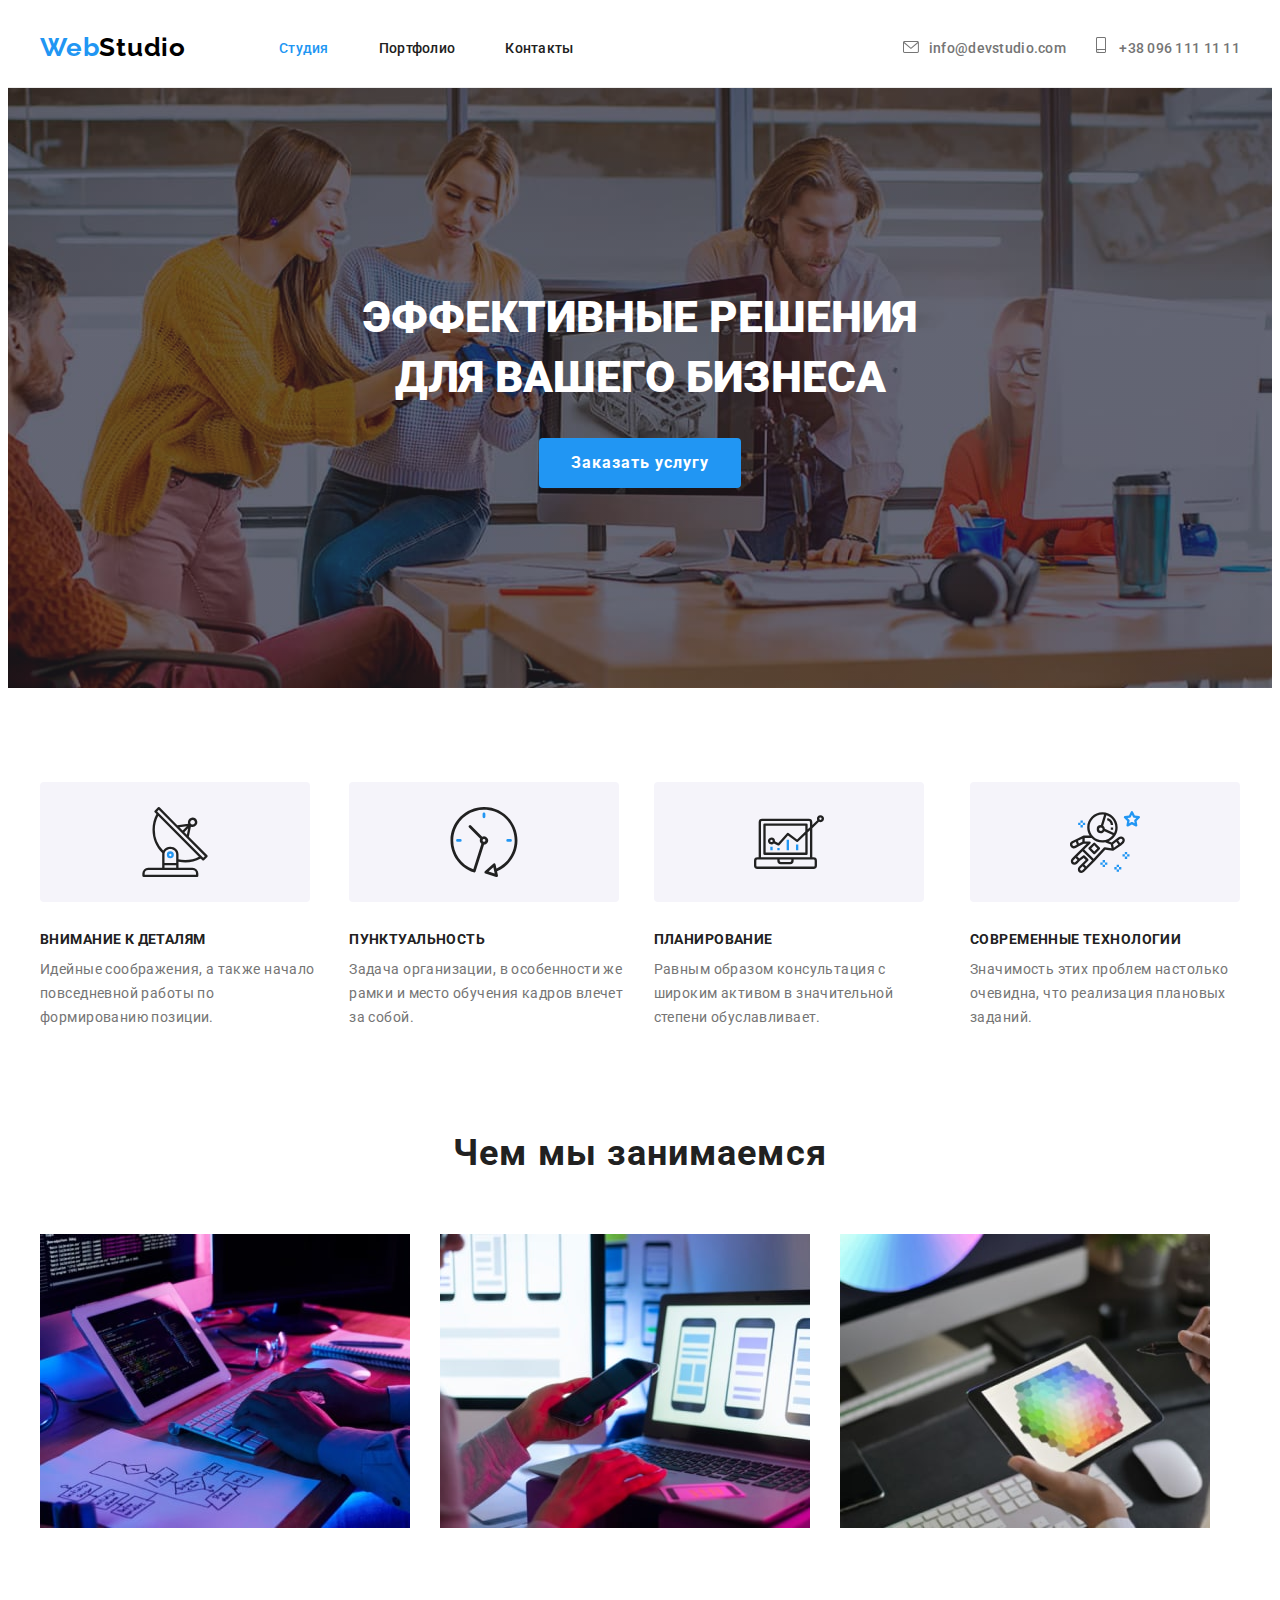
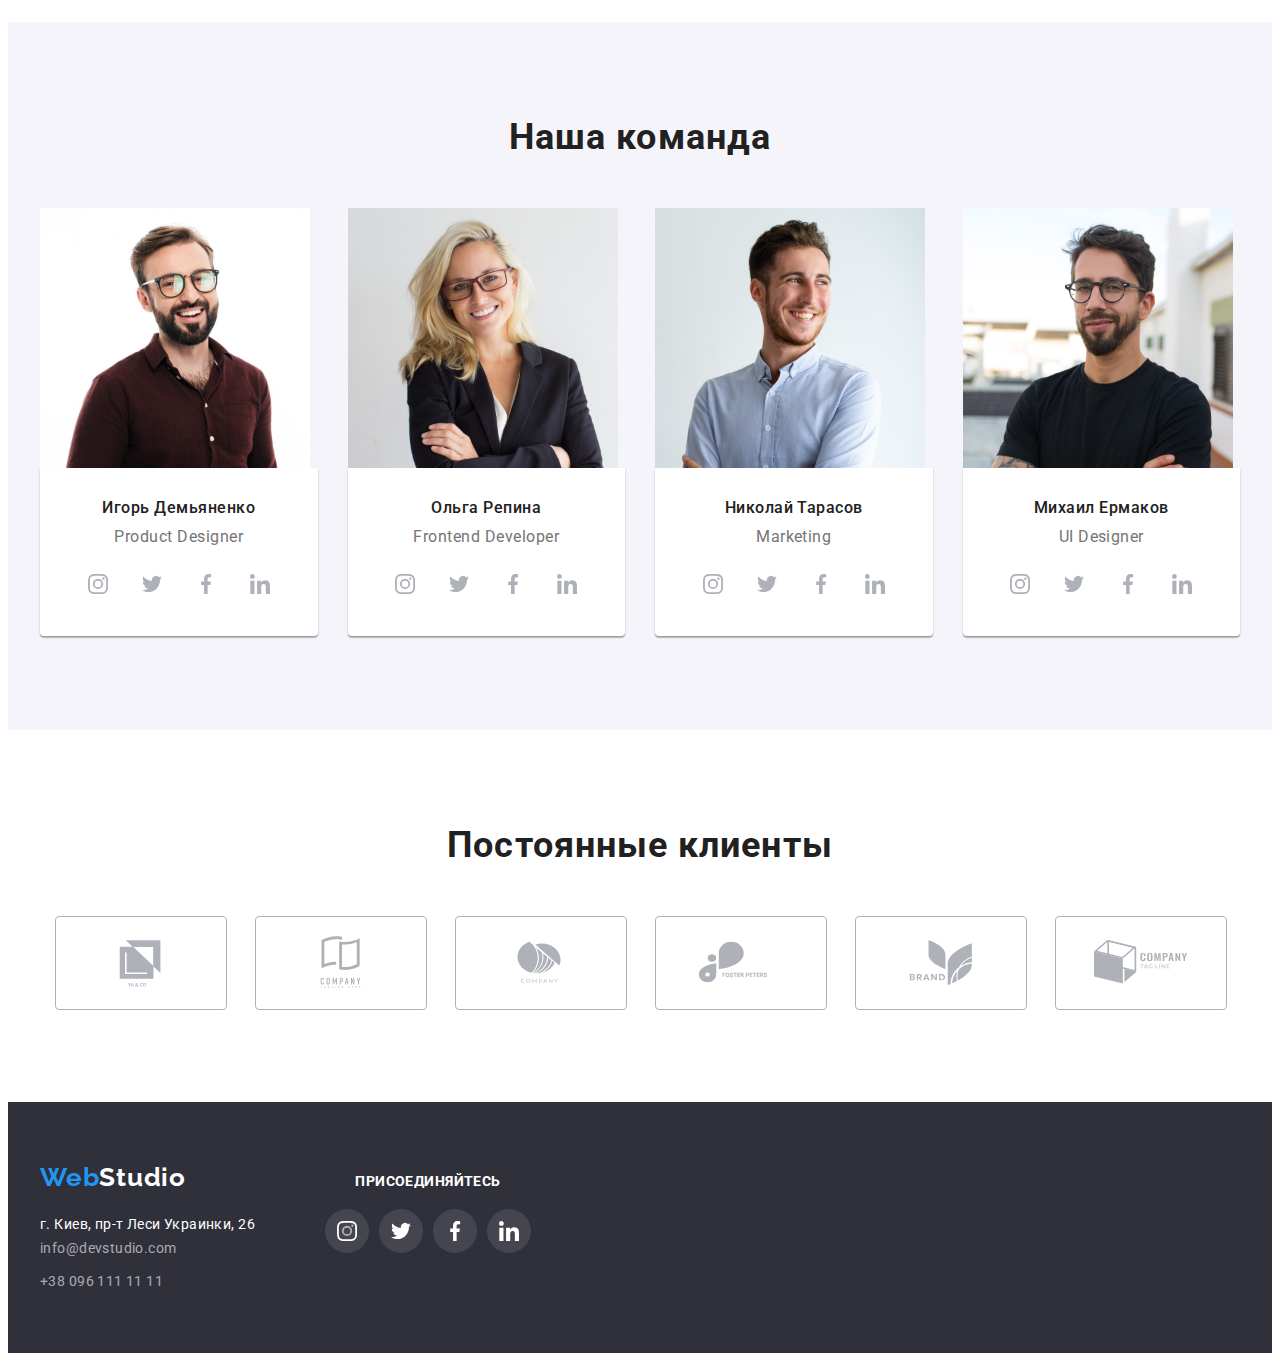
<file: index.html>
<!DOCTYPE html>
<html lang="ru">
<head>
    <meta charset="UTF-8">
    <meta http-equiv="X-UA-Compatible" content="IE=edge">
    <meta name="viewport" content="width=device-width, initial-scale=1.0">
    <title>https://marykotliar.github.io/goit-markup-hw-01/</title>
    <link rel="stylesheet" href="https://cdnjs.cloudflare.com/ajax/libs/modern-normalize/1.1.0/modern-normalize.min.css"
        integrity="sha512-wpPYUAdjBVSE4KJnH1VR1HeZfpl1ub8YT/NKx4PuQ5NmX2tKuGu6U/JRp5y+Y8XG2tV+wKQpNHVUX03MfMFn9Q=="
        crossorigin="anonymous" referrerpolicy="no-referrer" />
    <link rel="stylesheet" href="./css/styles.css">
    <link rel="preconnect" href="https://fonts.googleapis.com">
    <link rel="preconnect" href="https://fonts.gstatic.com" crossorigin>
    <link href="https://fonts.googleapis.com/css2?family=Raleway:wght@700&family=Roboto:wght@400;500;700;900&display=swap"
        rel="stylesheet">
</head>
<body>
<Header class="header">
    <div class="container">
    <nav class="header-nav">
        <a class="header-logo link" href=""><span class="span-web">Web</span>Studio</a>
        <ul class="header-list list">
        <li class="header-item"><a class="header-link link current" href="./index.html">Студия</a></li>
        <li class="header-item"><a class="header-link link" href="./portfolio.html">Портфолио</a></li>
        <li class="header-item"><a class="header-link link" href="">Контакты</a></li>
        </ul>
    </nav>

    <ul class="header-contact list">
        
        <li class="header-contact-item link">
            
            <a class="contact-link link" href="mailto:info@devstudio.com"><svg class="header-icon" width="16px" height="12px">
                <use href="./symbol-defs.svg#icon-envelope">
                </use>
            </svg>info@devstudio.com</a>
        </li>
        
        <li class="header-contact-item link">
            
            <a class="contact-link link"  href="tel.:+380961111111"><svg class="header-icon" width="10px" height="16px">
                <use href="./symbol-defs.svg#icon-smartphone">
                </use>
            </svg> +38 096 111 11 11</a>
        </li>
    </ul>
    </div>
</Header>
<main>
    <section class="hero">
        <div class="container">
        <h1 class="hero-title">Эффективные решения <br> для вашего бизнеса</h1>
        <button class="hero-btn" type="button">Заказать услугу</button>
        </div>
    </section>
    
    <section class="advantages">
        <div class="container">
        <h2 class="visually-hidden">Наши сильные стороны</h2>
        <ul class="advantages-list list">
            <li class="advantages-item">
                <div class="icons-advantages"> <svg class="icons-advantages-link" height="70px" width="70px">
                        <use href="./symbol-defs.svg#icon-antenna-1">
                        </use>
                    </svg> </div>
                <h3 class="advantages-title">Внимание к деталям</h3>
                <p class="advantages-text">Идейные соображения, а также начало повседневной работы по формированию позиции.</p>
            </li>
            <li class="advantages-item">
                <div class="icons-advantages"><svg class="icons-advantages-link" height="70px" width="70px">
                        <use href="./symbol-defs.svg#icon-clock-1">
                        </use>
                    </svg>
                </div>
                <h3 class="advantages-title">Пунктуальность</h3>
                <p class="advantages-text">Задача организации, в особенности же рамки и место обучения кадров влечет за собой.</p>
            </li>
            <li class="advantages-item">
                <div class="icons-advantages"><svg class="icons-advantages-link" height="70px" width="70px">
                        <use href="./symbol-defs.svg#icon-diagram-1">
                        </use>
                    </svg>
                </div>
                <h3 class="advantages-title">Планирование</h3>
                <p class="advantages-text">Равным образом консультация с широким активом в значительной степени обуславливает.</p>
                
            </li>
            <li class="advantages-item">
                <div class="icons-advantages"><svg class="icons-advantages-link" height="70px" width="70px">
                        <use href="./symbol-defs.svg#icon-astronaut-1">
                        </use>
                    </svg>
                </div>
                <h3 class="advantages-title">Современные технологии</h3>
                <p class="advantages-text">Значимость этих проблем настолько очевидна, что реализация плановых заданий.</p>
            </li>
        </ul>
        </div>
    </section>
    <section class="about">
        <div class="container">
        <h2 class="about-title">Чем мы занимаемся</h2>
        <ul class="about-list list">
            <li class="about-item"><img src="./image/img-min.jpg" alt="Программирование" width="370"></li>
            <li class="about-item"><img src="./image/img1-min.jpg" alt="Программирование приложений для смартфона" width="370"></li>
            <li class="about-item"><img src="./image/img2-min.jpg" alt="Работа с цветом" width="370"></li>
        </ul>
        </div>
    </section>
    <section class="team">
        <div class="container">
        <h2 class="team-title">Наша команда</h2>
        <ul class="team-list list">
            <li class="team-item">
                <img src="./image/img-minn.jpg" alt="Игорь Демьяненко" width="270">
                <div class="team-content">
                    <h3 class="team-item-title">Игорь Демьяненко</h3>
                    <p  class="team-item-text" lang="en">Product Designer</p>
                    <ul class="team-soc-list list">
                        <li class="team-soc-item"><a class="team-soc-link link" href="">
                            <svg class="team-soc-icon" height="20px" width="20px">
                                <use href="./symbol-defs.svg#icon-instagram-2">
                                </use>
                            </svg>
                        </a></li>
                        <li class="team-soc-item"><a class="team-soc-link link" href="">
                            <svg class="team-soc-icon" height="20px" width="20px">
                                <use href="./symbol-defs.svg#icon-twitter-1">
                                </use>
                            </svg>
                        </a></li>
                        <li class="team-soc-item"><a class="team-soc-link link" href="">
                            <svg class="team-soc-icon" height="20px" width="20px">
                                <use href="./symbol-defs.svg#icon-facebook-1">
                                </use>
                            </svg>
                        </a></li>
                        <li class="team-soc-item"><a class="team-soc-link link" href="">
                            <svg class="team-soc-icon" height="20px" width="20px">
                                <use href="./symbol-defs.svg#icon-linkedin-1">
                                </use>
                            </svg>
                        </a></li>
                    </ul>
            
                </div>
            </li>
            <li class="team-item">
                <img src="./image/img(1)-min.jpg" alt="Ольга Репина" width="270">
                <div class="team-content">
                    <h3 class="team-item-title">Ольга Репина</h3>
                    <p class="team-item-text" lang="en">Frontend Developer</p>
                    <ul class="team-soc-list list">
                        <li class="team-soc-item"><a class="team-soc-link link" href="">
                                <svg class="team-soc-icon" height="20px" width="20px">
                                    <use href="./symbol-defs.svg#icon-instagram-2">
                                    </use>
                                </svg>
                            </a></li>
                        <li class="team-soc-item"><a class="team-soc-link link" href="">
                                <svg class="team-soc-icon" height="20px" width="20px">
                                    <use href="./symbol-defs.svg#icon-twitter-1">
                                    </use>
                                </svg>
                            </a></li>
                        <li class="team-soc-item"><a class="team-soc-link link" href="">
                                <svg class="team-soc-icon" height="20px" width="20px">
                                    <use href="./symbol-defs.svg#icon-facebook-1">
                                    </use>
                                </svg>
                            </a></li>
                        <li class="team-soc-item"><a class="team-soc-link link" href="">
                                <svg class="team-soc-icon" height="20px" width="20px">
                                    <use href="./symbol-defs.svg#icon-linkedin-1">
                                    </use>
                                </svg>
                            </a></li>
                    </ul>
                </div>
            </li>
            <li class="team-item">
                <img src="./image/img(2)-min.jpg" alt="Николай Тарасов" width="270">
                <div class="team-content">
                    <h3 class="team-item-title">Николай Тарасов</h3>
                    <p  class="team-item-text" lang="en">Marketing</p>
                    <ul class="team-soc-list list">
                        <li class="team-soc-item"><a class="team-soc-link link" href="">
                                <svg class="team-soc-icon" height="20px" width="20px">
                                    <use href="./symbol-defs.svg#icon-instagram-2">
                                    </use>
                                </svg>
                            </a></li>
                        <li class="team-soc-item"><a class="team-soc-link link" href="">
                                <svg class="team-soc-icon" height="20px" width="20px">
                                    <use href="./symbol-defs.svg#icon-twitter-1">
                                    </use>
                                </svg>
                            </a></li>
                        <li class="team-soc-item"><a class="team-soc-link link" href="">
                                <svg class="team-soc-icon" height="20px" width="20px">
                                    <use href="./symbol-defs.svg#icon-facebook-1">
                                    </use>
                                </svg>
                            </a></li>
                        <li class="team-soc-item"><a class="team-soc-link link" href="">
                                <svg class="team-soc-icon" height="20px" width="20px">
                                    <use href="./symbol-defs.svg#icon-linkedin-1">
                                    </use>
                                </svg>
                            </a></li>
                    </ul>
                    </div>
            </li>
            <li class="team-item">
                <img src="./image/img3-min.jpg" alt="Михаил Ермаков" width="270">
                <div class="team-content">
                    <h3 class="team-item-title">Михаил Ермаков</h3>
                    <p class="team-item-text" lang="en">UI Designer</p>
                    <ul class="team-soc-list list">
                        <li class="team-soc-item"><a class="team-soc-link link" href="">
                                <svg class="team-soc-icon" height="20px" width="20px">
                                    <use href="./symbol-defs.svg#icon-instagram-2">
                                    </use>
                                </svg>
                            </a></li>
                        <li class="team-soc-item"><a class="team-soc-link link" href="">
                                <svg class="team-soc-icon" height="20px" width="20px">
                                    <use href="./symbol-defs.svg#icon-twitter-1">
                                    </use>
                                </svg>
                            </a></li>
                        <li class="team-soc-item"><a class="team-soc-link link" href="">
                                <svg class="team-soc-icon" height="20px" width="20px">
                                    <use href="./symbol-defs.svg#icon-facebook-1">
                                    </use>
                                </svg>
                            </a></li>
                        <li class="team-soc-item"><a class="team-soc-link link" href="">
                                <svg class="team-soc-icon" height="20px" width="20px">
                                    <use href="./symbol-defs.svg#icon-linkedin-1">
                                    </use>
                                </svg>
                            </a></li>
                    </ul>
                </div>
            </li>
            
        </ul>
        </div>
    </section>
    <section class="clients">
        <div class="container">
            <h2 class="clients-title">Постоянные клиенты</h2>
            <ul class="clients-list list ">
                <li class="clients-item">
                    <a class="clients-link link" href="">
                        <svg class="clients-icon"width="106px" height="60px">
                        <use href="./symbol-defs.svg#icon-Logo"> </use>
                        </svg>
                    </a> 
                </li>
                <li class="clients-item">
                    <a class="clients-link link" href="">
                        <svg class="clients-icon" width="106px" height="60px">
                        <use href="./symbol-defs.svg#icon-Logo-5-1"> </use>
                        </svg>
                    </a>
                </li>
                <li class="clients-item">
                    <a class="clients-link link" href="">
                        <svg class="clients-icon" width="106px" height="60px">
                            <use href="./symbol-defs.svg#icon-Logo-1"> </use>
                        </svg>
                    </a>
                </li>
                <li class="clients-item">
                    <a class="clients-link link" href="">
                        <svg class="clients-icon" width="106px" height="60px">
                            <use href="./symbol-defs.svg#icon-Logo-2"> </use>
                        </svg>
                    </a>
                </li>
                <li class="clients-item">
                    <a class="clients-link link" href="">
                    <svg class="clients-icon" width="106px" height="60px">
                        <use href="./symbol-defs.svg#icon-Logo-3"> </use>
                    </svg>
                    </a>
                </li>
                <li class="clients-item">
                    <a class="clients-link link" href="">
                        <svg class="clients-icon" width="106px" height="60px">
                            <use href="./symbol-defs.svg#icon-Logo-4""> </use>
                        </svg>
                    </a>
                </li>
            </ul>
        </div>
    </section>
</main>
<footer class="footer">
    <div class="container">
        <div class="footer-contact">
            <a class="footer-logo link" href=""><span class="span-web">Web</span>Studio</a>
                <address class="footer-address">
                    <p> г. Киев, пр-т Леси Украинки, 26 <br></p>
                    <ul class="footer-contact list">
                    <li class="footer-mail"><a class="mail-link link" href="mailto:info@devstudio.com">info@devstudio.com</a> <br></li>
                    <li class="footer-tel"><a class="tel-link link" href="tel.:+380961111111"> +38 096 111 11 11</a></li>
                    </ul>
                </address>
        </div>
        <div class="footer-soc">
            <p class="footer-text">присоединяйтесь</p>
            <ul class="footer-soc-list list">
                <li class="footer-soc-item"><a class="footer-soc-link link" href="">
                        <svg class="footer-soc-icon" height="20px" width="20px">
                            <use href="./symbol-defs.svg#icon-instagram-2">
                            </use>
                        </svg>
                    </a></li>
                <li class="footer-soc-item"><a class="footer-soc-link link" href="">
                        <svg class="footer-soc-icon" height="20px" width="20px">
                            <use href="./symbol-defs.svg#icon-twitter-1">
                            </use>footer
                        </svg>
                    </a></li>
                <li class="footer-soc-item"><a class="footer-soc-link link" href="">
                        <svg class="footer-soc-icon" height="20px" width="20px">
                            <use href="./symbol-defs.svg#icon-facebook-1">
                            </use>footer
                        </svg>
                    </a></li>
                <li class="footer-soc-item"><a class="footer-soc-link link" href="">
                        <svg class="footer-soc-icon" height="20px" width="20px">
                            <use href="./symbol-defs.svg#icon-linkedin-1">
                            </use>
                        </svg>
                    </a></li>
            </ul>
        </div>
    </div>
</footer>
</body>
</html>
</file>
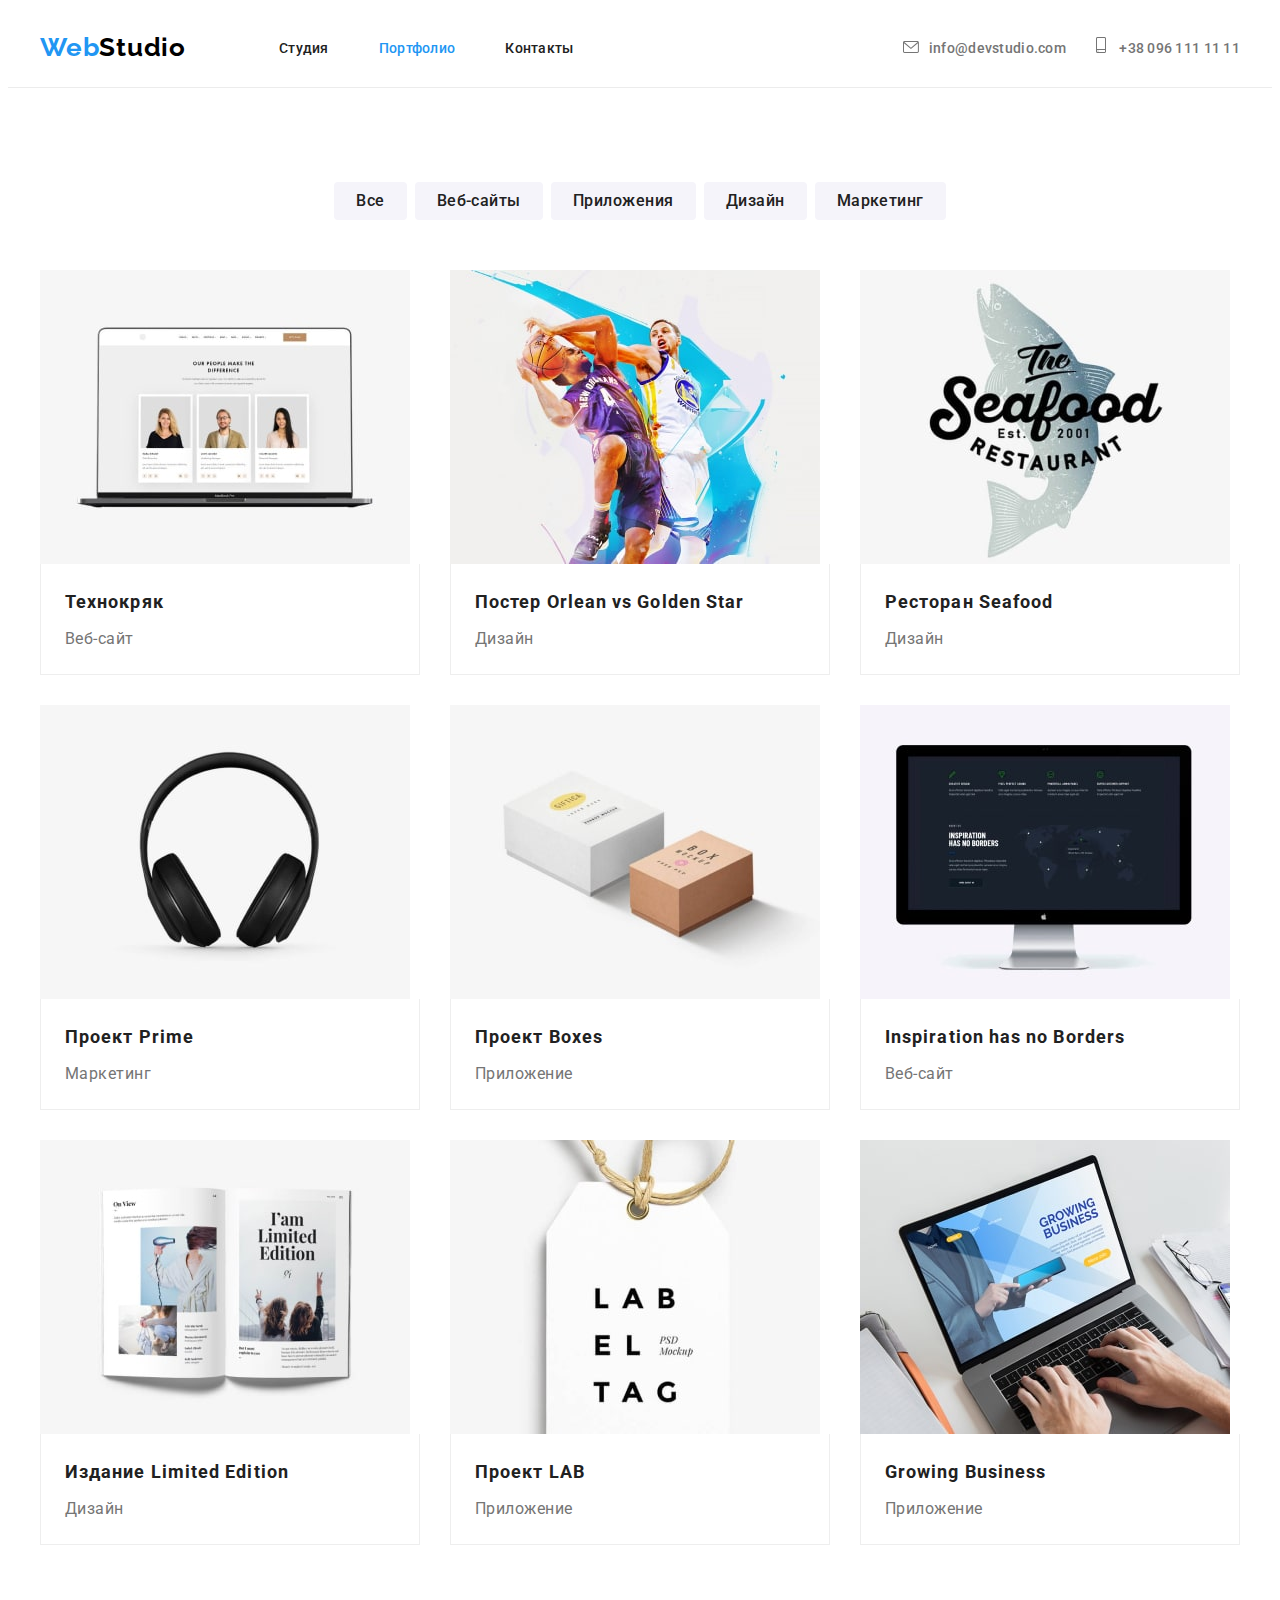
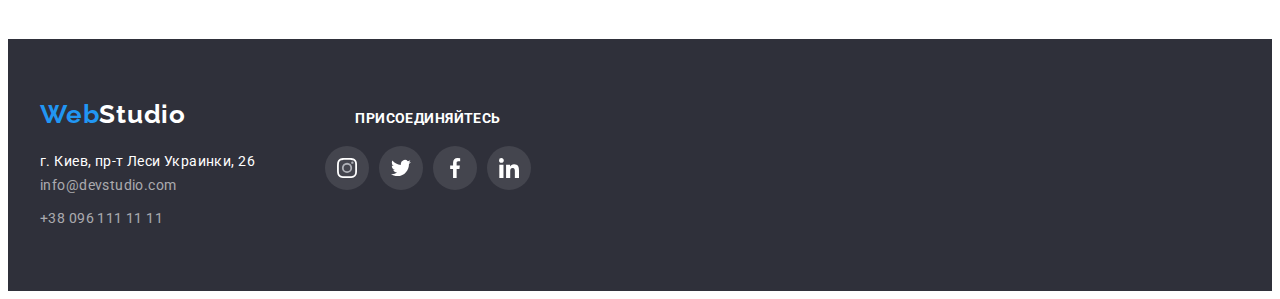
<file: portfolio.html>
<!DOCTYPE html>
<html lang="ru">
<head>
    <meta charset="UTF-8">
    <meta http-equiv="X-UA-Compatible" content="IE=edge">
    <meta name="viewport" content="width=device-width, initial-scale=1.0">
    <title>Document</title>
    <link rel="stylesheet" href="https://cdnjs.cloudflare.com/ajax/libs/modern-normalize/1.1.0/modern-normalize.min.css"
        integrity="sha512-wpPYUAdjBVSE4KJnH1VR1HeZfpl1ub8YT/NKx4PuQ5NmX2tKuGu6U/JRp5y+Y8XG2tV+wKQpNHVUX03MfMFn9Q=="
        crossorigin="anonymous" referrerpolicy="no-referrer" />
    <link rel="stylesheet" href="./css/styles.css">
    <link rel="preconnect" href="https://fonts.googleapis.com">
    <link rel="preconnect" href="https://fonts.gstatic.com" crossorigin>
    <link href="https://fonts.googleapis.com/css2?family=Raleway:wght@700&family=Roboto:wght@400;500;700;900&display=swap"
        rel="stylesheet">
</head>
<body>
<Header class="header">
    <div class="container">
    <nav class="header-nav">
        <a class="header-logo link" href=""><span class="span-web">Web</span>Studio</a>
        <ul class="header-list list">
            <li class="header-item"><a class="header-link link" href="./index.html">Студия</a></li>
            <li class="header-item"><a class="header-link link current" href="./portfolio.html">Портфолио</a></li>
            <li class="header-item"><a class="header-link link" href="">Контакты</a></li>
        </ul>
    </nav>

    <ul class="header-contact list">
    
        <li class="header-contact-item link">
    
            <a class="contact-link link" href="mailto:info@devstudio.com"><svg class="header-icon" width="16px"
                    height="12px">
                    <use href="./symbol-defs.svg#icon-envelope">
                    </use>
                </svg>info@devstudio.com</a>
        </li>
    
        <li class="header-contact-item link">
    
            <a class="contact-link link" href="tel.:+380961111111"><svg class="header-icon" width="10px" height="16px">
                    <use href="./symbol-defs.svg#icon-smartphone">
                    </use>
                </svg> +38 096 111 11 11</a>
        </li>
    </ul>
    </div>
</Header>
<main>
    <section class="portfolio">
        <div class="container">
        <H1 class="visually-hidden">Галерея фото</H1>
        <ul class="nav-list list">
                <li class="nav-item"><button class="portfolio-btn" type="button">Все</button></li>
                <li class="nav-item"><button class="portfolio-btn" type="button">Веб-сайты</button></li>
                <li class="nav-item"><button class="portfolio-btn" type="button">Приложения</button></li>
                <li class="nav-item"><button class="portfolio-btn" type="button">Дизайн</button></li>
                <li class="nav-item"><button class="portfolio-btn" type="button">Маркетинг</button></li>
        </ul>
        <ul class="portfolio-list list">
            <li class="portfolio-item"><a class="portfolio-link link" href="">
                <img src="./image/techno-min.jpg" alt="Веб-сайт" width="370">
                <div class="portfolio-content">
                    <h2 class="portfolio-title">Технокряк</h2>
                    <p class="potrfolio-text">Веб-сайт</p>
                </div>
            </a></li>
            <li class="portfolio-item"><a class="portfolio-link link" href=""> 
                <img src="./image/poster-min.jpg" alt="Баскетболисты с мячом" width="370">
                <div class="portfolio-content">
                    <h2 class="portfolio-title">Постер <span lang="en"> Orlean vs Golden Star </span></h2>
                    <p class="potrfolio-text">Дизайн</p>
                </div>
            </a> </li>
            <li class="portfolio-item"><a class="portfolio-link link" href="">
                <img src="./image/rest-min.jpg" alt="Лого ресторана" width="370">
                <div class="portfolio-content">
                    <h2 class="portfolio-title">Ресторан <span lang="en">Seafood</span></h2>
                    <p class="potrfolio-text">Дизайн</p>
                </div>
            </a></li>
            <li class="portfolio-item"><a class="portfolio-link link" href="">
                <img src="./image/prime-min.jpg" alt="Наушники" width="370">
                <div class="portfolio-content">
                    <h2 class="portfolio-title">Проект <span lang="en">Prime</span></h2>
                    <p class="potrfolio-text">Маркетинг</p>
                </div>
            </a></li>
            <li class="portfolio-item"><a class="portfolio-link link" href="">
                <img src="./image/boxes-min.jpg" alt="Коробки" width="370">
                <div class="portfolio-content">
                    <h2 class="portfolio-title">Проект <span lang="en">Boxes</span></h2>
                    <p class="potrfolio-text">Приложение</p>
                </div>
            </a></li>
            <li class="portfolio-item"><a class="portfolio-link link" href="">
                <img src="./image/inspirat-min.jpg" alt="Монитор" width="370">
                <div class="portfolio-content">
                    <h2 class="portfolio-title"><span lang="en">Inspiration has no Borders</span></h2>
                    <p class="potrfolio-text">Веб-сайт</p>
                </div>
            </a></li>
            <li class="portfolio-item"><a class="portfolio-link link" href="">
                <img src="./image/edit-min.jpg" alt="Разворот журнала" width="370">
                <div class="portfolio-content">
                    <h2 class="portfolio-title">Издание <span lang="en">Limited Edition</span></h2>
                    <p class="potrfolio-text">Дизайн</p>
                </div>
            </a></li>
            <li class="portfolio-item"><a class="portfolio-link link" href="">
                <img src="./image/lab-min.jpg" alt="Бирка" width="370">
                <div class="portfolio-content">
                    <h2 class="portfolio-title">Проект <span lang="en">LAB</span> </h2>
                    <p class="potrfolio-text">Приложение</p>
                </div>
            </a></li>
            <li class="portfolio-item"><a class="portfolio-link link" href="">
                <img src="./image/1-min.jpg" alt="Печатание на клавиатуре ноутбука" width="370">
                <div class="portfolio-content">
                    <h2 class="portfolio-title"> <span lang="en">Growing Business</span></h2>
                    <p class="potrfolio-text">Приложение</p>
                </div>
            </a></li>
        </ul>
        </div>
    </section>
</main>
<footer class="footer">
    <div class="container">
        <div class="footer-contact">
            <a class="footer-logo link" href=""><span class="span-web">Web</span>Studio</a>
            <address class="footer-address">
                <p> г. Киев, пр-т Леси Украинки, 26 <br></p>
                <ul class="footer-contact list">
                    <li class="footer-mail"><a class="mail-link link"
                            href="mailto:info@devstudio.com">info@devstudio.com</a> <br></li>
                    <li class="footer-tel"><a class="tel-link link" href="tel.:+380961111111"> +38 096 111 11 11</a>
                    </li>
                </ul>
            </address>
        </div>
        <div class="footer-soc">
            <p class="footer-text">присоединяйтесь</p>
            <ul class="footer-soc-list list">
                <li class="footer-soc-item"><a class="footer-soc-link link" href="">
                        <svg class="footer-soc-icon" height="20px" width="20px">
                            <use href="./symbol-defs.svg#icon-instagram-2">
                            </use>
                        </svg>
                    </a></li>
                <li class="footer-soc-item"><a class="footer-soc-link link" href="">
                        <svg class="footer-soc-icon" height="20px" width="20px">
                            <use href="./symbol-defs.svg#icon-twitter-1">
                            </use>footer
                        </svg>
                    </a></li>
                <li class="footer-soc-item"><a class="footer-soc-link link" href="">
                        <svg class="footer-soc-icon" height="20px" width="20px">
                            <use href="./symbol-defs.svg#icon-facebook-1">
                            </use>footer
                        </svg>
                    </a></li>
                <li class="footer-soc-item"><a class="footer-soc-link link" href="">
                        <svg class="footer-soc-icon" height="20px" width="20px">
                            <use href="./symbol-defs.svg#icon-linkedin-1">
                            </use>
                        </svg>
                    </a></li>
            </ul>
        </div>
    </div>
</footer>
</body>
</html>
</file>
<file: css/styles.css>
:root {
    --main-title-color:#212121;
    --second-title-color:#FFFFFF;
    --paragraph-color:#757575;
    --accent-colour:#2196F3;
    --second-background-color:#2F303A;
    --third-background-color:#F5F4FA; /*наша команда*/
    --main-background-color:#FFFFFF;
    
    
}
body {
    font-family: "Roboto", sans-serif;
    
}
.list {
    list-style: none;
}
.link {
    text-decoration: none;
}
.link.current {
    color: var(--accent-colour);
}

p,
h1,
h2,
h3,
h4,
h5,
h6 {
    margin: 0;
}

ul,ol {
    margin: 0;
    padding-left: 0;
}

img {
    display: block;
    max-width: 100%;
}
.container {
    width: 1200px;
    margin: 0 auto;
    padding-left: 15px;
    padding-right: 15px;
    /*outline: 1px solid red;*/
}
/*------------------------------HEADER--------------------------------*/

.header {
    background-color: var(--fourth-background-color);
    padding-top: 24px;
    padding-bottom: 24px;
    border-bottom: 1px solid #ECECEC;
}

.header .container {
    display: flex;
    align-items: center;
    justify-content: space-between;
}

.header-logo {
    font-family:"Raleway", sans-serif;
    font-weight:700;
    font-size: 26px;
    line-height: 1.19;
    letter-spacing: 0.03em;
    color: #000000;

    margin-right: 93px;
}

.header-item:not(:first-child) {
    margin-left: 50px;
}

.header-nav {
    display:flex;
    align-items: center;
}

.header-list {
    display: flex;
}
.header-contact {
    display: flex;
    
}

.span-web {
    color:var(--accent-colour)
}

.header-link {
    font-weight: 500;
    font-size: 14px;
    line-height: 1.14;
    letter-spacing: 0.02em;
    color: #212121;
    
}

.header-contact-item {
    display: flex;
    align-items: flex-end;
}

.header-link:hover, .header-link:focus {
    color:var(--accent-colour)
}

.contact-link {
    font-weight: 500;
    font-size: 14px;
    line-height: 1.14;
    letter-spacing: 0.02em;
    color: var(--paragraph-color);
    
    
}
.contact-link:hover, .contact-link:focus {
    color:var(--accent-colour)
}
.icon-contact {
    color: var(--paragraph-color)
}
.icon-contact:hover,
.icon-contact:focus {
    color: var(--accent-colour)
}

.header-contact-item:not(:first-child) {
    margin-left: 30px;
}
.header-icon {
    fill: currentColor;
    margin-right: 10px;
}



/* ------------------------"HERO----------------*/
.hero {
    background-color: #C4C4C4;
    padding-top: 200px;
    padding-bottom: 200px;
    margin: 0 auto;
    background-image: linear-gradient(
        rgba(47, 48, 58, 0.4),
        rgba(47, 48, 58, 0.4)
        ),
    url(../image/Img-hero\ \(1\).jpg);
    background-repeat: no-repeat;
    background-position: center;
    background-size: cover;
    /* flex-grow: 1; */
    max-width: 1600px;
}


.hero-title {
    font-weight: 900;
    font-size: 44px;
    line-height: 1.36;
    text-transform: uppercase;
    color:var(--second-title-color);
    text-align: center;
}
.hero-btn {
    font-family: inherit;
    font-weight: 700;
    font-size: 16px;
    line-height: 1.88;
    letter-spacing: 0.06em;
    color: #FFFFFF;
    background-color: var(--accent-colour);
    text-align: center;
    border: none;
    cursor: pointer;
    border-radius: 4px;

    margin: 0 auto;
    display: block;
    margin-top: 30px;
    padding: 10px 32px;
}

.hero-btn:hover, .hero-btn:focus{
    color: #FFFFFF;
    background-color: #188CE8;
}

/*------------------------ADVANTAGES-------------------------------*/
.visually-hidden {
    position: absolute;
    white-space: nowrap;
    width: 1px;
    height: 1px;
    overflow: hidden;
    border: 0;
    padding: 0;
    clip: rect(0 0 0 0);
    clip-path: inset(50%);
    margin: -1px;
}
.advantages {
    background-color: var(--main-background-color);
    padding-top: 94px;
}
.advantages-item:not(:first-child) {
    margin-left: 30px;
}
.advantages-item{
    min-width: 270px;
}

.advantages-title {
    font-size: 14px;
    font-weight: 700;
    line-height: 1.14;
    letter-spacing: 0.03em;
    text-transform: uppercase;
    color: var(--main-title-color);
}

.advantages-text {
    font-size: 14px;
    line-height: 1.71;
    letter-spacing: 0.03em;
    color: var(--paragraph-color);

    margin-top: 10px;
}

.advantages-list {
    display: flex;
    
}
.icons-advantages {
    display: flex;
    width: 270px;
    height: 120px;
    background: #F5F4FA;
    border-radius: 4px;
    margin-right: 30px;
    margin-bottom: 30px;
    justify-content: center;
    align-items: center;
}

.icons-advantages:last-child {
    margin-right: 0;
}




/* ----------------------------------------ABOUT--------------------------------*/
.about {
    background-color: var(--main-background-color);
    padding-top: 94px;
    padding-bottom: 94px;
}
.about-title {

    font-weight: 700;
    font-size: 36px;
    line-height: 1.67;
    text-align: center;
    letter-spacing: 0.03em;
    color: var(--main-title-color);
}
.about-list {
    display: flex;
    margin-top: 50px;
    margin-left: -30px;
}
.about-item {
    width: calc((100%-60px) / 3);
    margin-left: 30px;
}

/*--------------------------------------TEAM------------------------------------*/
.team {
    background-color: var(--third-background-color);
    padding-top: 94px;
    padding-bottom: 94px;
}
.team-item {
    background-color: var(--fourth-background-color);
}
.team-title {
    font-weight: 700;
    font-size: 36px;
    line-height: 1.17;
    text-align: center;
    letter-spacing: 0.03em;
    color: var(--main-title-color)
}


.team-item-title {
    font-weight: 500;
    font-size: 16px;
    line-height: 1.19;
    text-align: center;
    letter-spacing: 0.03em;
    color: var(--main-title-color);

}

.team-item-text {
    line-height: 1.19;
    text-align: center;
    letter-spacing: 0.03em;
    color: var(--paragraph-color);

    margin-top: 10px;
}

.team-list {
    display: flex;
    margin-top: 50px;
}

.team-item {
flex-basis: calc(100% / 3 - 30px);
border-radius: 0px 0px 4px 4px;

}
.team-item:not(:first-child) {
margin-left: 30px;
}

.team-content {
    padding-top: 30px;
    padding-bottom: 30px;

    background-color: var(--main-background-color);
    box-shadow:  0px 1px 3px rgba(0, 0, 0, 0.12), 0px 1px 1px rgba(0, 0, 0, 0.14),
                0px 2px 1px rgba(0, 0, 0, 0.2);
    border-radius: 0px 0px 4px 4px;
        }


.team-soc-list {
    display: flex;
    justify-content: center;
    margin-top: 16px;
}

.team-soc-item {
    width: 44px;
    height: 44px;
    margin-left: 10px;
    
    /* border-radius: 50%;
    display: flex;
    justify-content: center;
    align-items: center; */
    }


.team-soc-item:first-child{
    margin-left: 0;
}

.team-soc-link {
    width: 100%;
    height: 100%;
    border-radius: 50%;
    display: flex;
    align-items: center;
    justify-content: center;
    fill: #AFB1B8;
    background-color: var(--main-background-color);
}
.team-soc-link:hover,
.team-soc-link:focus{
    
    background-color: var(--accent-colour);
}
/* .team-soc-icon {
    fill: currentColor;
    
} */
.team-soc-link:hover .team-soc-icon,
.team-soc-link:focus .team-soc-icon {
    fill: var(--main-background-color);
}


/* ----------------------------CLENTS--------------------------------------------- */
.clients {
    padding-top: 94px;
    padding-bottom: 94px;
}


.clients-title {
    
    font-weight: 700;
    font-size: 36px;
    line-height: 1.167;
    text-align: center;
    letter-spacing: 0.03em;
    color: var(--main-title-color);
    text-align: center;
}

.clients-list {
    display: flex;
    justify-content: center;
    align-items: center;
    margin-top: 50px;
}

.clients-item {
    width: 170px;
    height: 92px;
    margin-left: 30px;
}
.clients-item:first-child {
    margin-left: 0;
}
.clients-link {
    width: 100%;
    height: 100%;
    border: 1px solid #AFB1B8;
    border-radius: 4px;
    display: flex;
    align-items: center;
    justify-content: center;
    fill: #AFB1B8;
    background-color: var(--main-background-color);
}
.clients-link:hover,
.clients-link:focus {
    border-color: var(--accent-colour);
    fill: var(--accent-colour);
}



/*----------------------------------------FOOTER---------------------------*/

.footer {
    background-color: var(--second-background-color);
    padding-top: 60px;
    padding-bottom: 60px;
}

.footer-logo {
    font-family: "Raleway", sans-serif;
    font-weight: 700;
    font-size: 26px;
    line-height: 1.19;
    letter-spacing: 0.03em;
    color: #FFFFFF;
}


.footer-address {
    font-style: normal;
    font-size: 14px;
    line-height: 1.71;
    letter-spacing: 0.03em;
    color: #FFFFFF;

    margin-top: 20px;
}

.mail-link, .tel-link {
    line-height: 1.71;
    letter-spacing: 0.03em;
    color: rgba(255, 255, 255, 0.6);
}

.mail-link:focus, .mail-link:hover {
    color: var(--accent-colour);
}
.tel-link:focus,
.tel-link:hover {
    color: var(--accent-colour);
}
.footer-tel {
    margin-top: 9px;
}


.footer .container{
    display: flex;
    align-items: baseline;
}
.footer-soc {
    margin-left: 70px;
}
.footer-text{
    font-weight: 700;
    font-size: 14px;
    line-height: 1.143;
    letter-spacing: 0.03em;
    text-transform: uppercase;
    color: #FFFFFF;
    text-align: center;
}

.footer-soc-list {
    display: flex;
    justify-content: center;
    margin-top: 20px;
}

.footer-soc-item {
    width: 44px;
    height: 44px;
    margin-left: 10px;
}
.footer-soc-item:first-child {
    margin-left: 0;
}

.footer-soc-link {
    width: 100%;
    height: 100%;
    border-radius: 50%;
    display: flex;
    align-items: center;
    justify-content: center;
    fill: var(--main-background-color);
    background-color: rgba(255, 255, 255, 0.1);
}
.footer-soc-link:hover,
.footer-soc-link:focus {
    background-color: var(--accent-colour);
}



/*----------------------------PORTFOLIO---------------------------------------*/

.portfolio {
    background-color: var(--main-background-color);
    padding-top: 94px;
    padding-bottom: 94px;
}


.portfolio-title {
    font-weight: 700;
    font-size: 18px;
    line-height: 2;
    letter-spacing: 0.06em;
    color: var(--main-title-color)
}
.portfolio-item{
    background-color: var(--fourth-background-color);
    flex-basis: calc(100% / 3 - 30px);
    margin-top: 30px;
    margin-left: 30px;

}

.potrfolio-text {
    line-height: 1.88;
    letter-spacing: 0.03em;
    color: var(--paragraph-color);

    margin-top: 4px;
}


.portfolio-btn {
    font-family: inherit;
    font-weight: 500;
    font-size: 16px;
    line-height: 1.62;
    text-align: center;
    letter-spacing: 0.03em;
    color: #212121;
    background-color: var(--third-background-color);
    border: none;
    cursor: pointer;
    border-radius: 4px;

    padding: 6px 22px;

}
.nav-item:not(:first-child) {
    margin-left: 8px;
} 


.portfolio-btn:hover,
.portfolio-btn:focus {
    color: #FFFFFF;
    background-color: var(--accent-colour);
    box-shadow: 0px 3px 1px rgba(0, 0, 0, 0.1), 0px 1px 2px rgba(0, 0, 0, 0.08), 0px 2px 2px rgba(0, 0, 0, 0.12);
}

.portfolio-list {
    display: flex;
    flex-wrap: wrap;
    margin-top: -30px;
    margin-left: -30px;

}
.nav-list {
    display: flex;
    justify-content: center;

    margin-bottom: 50px;
}

.portfolio-content {
    padding: 20px 24px;
    border-left: 1px solid #EEEEEE;
    border-right: 1px solid #EEEEEE;
    border-bottom: 1px solid #EEEEEE;
}
    .portfolio-link{
        display: block;
    }

    .portfolio-link:hover, .portfolio-link:focus {
    box-shadow: 0px 1px 1px rgba(0, 0, 0, 0.12),
        0px 4px 4px rgba(0, 0, 0, 0.06),
        1px 4px 6px rgba(0, 0, 0, 0.16);
    }
</file>
